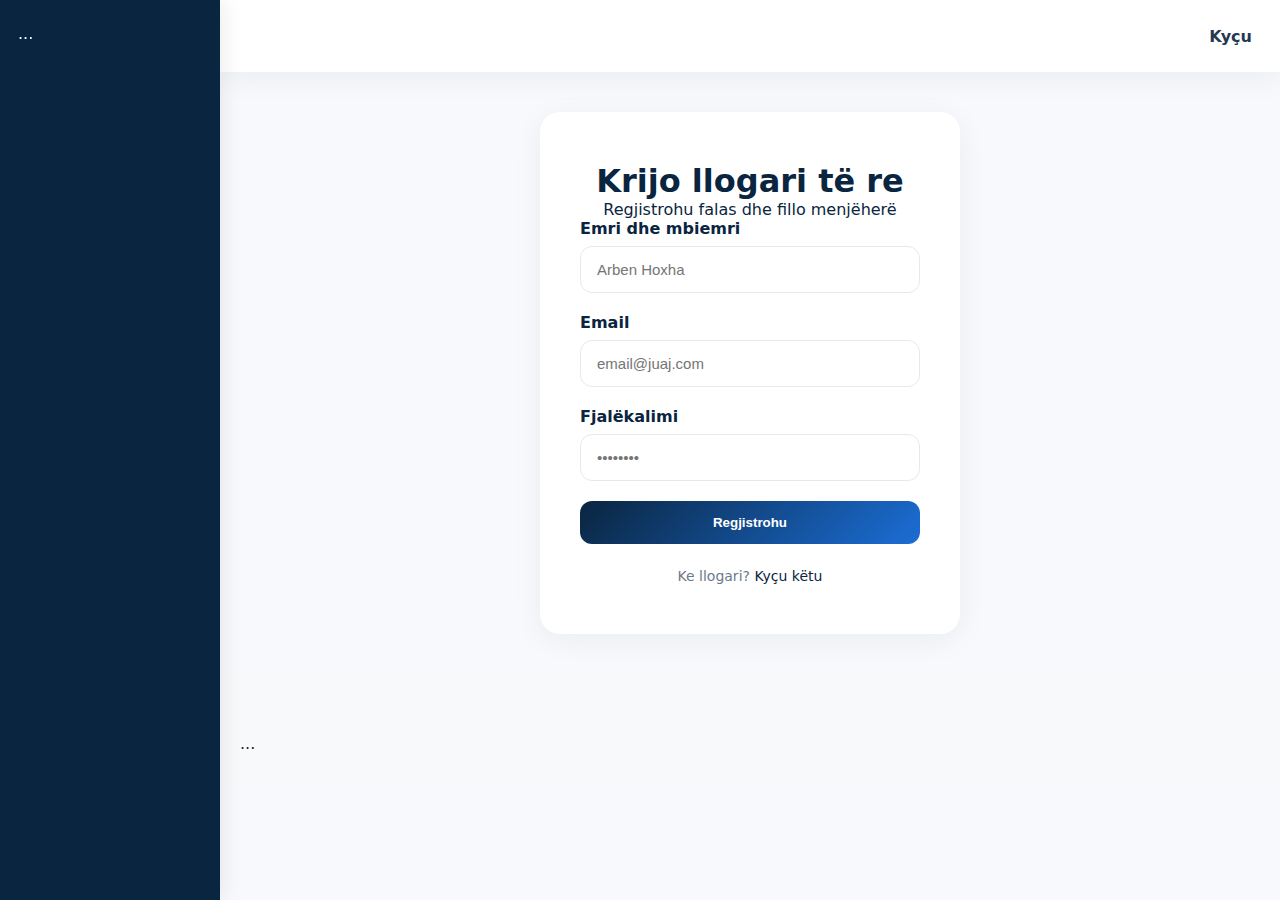
<file: static/register.html>
<!DOCTYPE html>
<html lang="sq">
<head>
    <meta charset="UTF-8" />
    <meta name="viewport" content="width=device-width, initial-scale=1.0"/>
    <title>Regjistrim | Gazeta Generator</title>
    <link rel="stylesheet" href="style.css" />
    <style>
        .login-container{margin-left:220px;min-height:calc(100vh-160px);display:flex;align-items:center;justify-content:center;padding:40px 20px;transition:margin-left .28s ease}
        .login-card{background:var(--card);padding:50px 40px;border-radius:20px;box-shadow:var(--soft-shadow);max-width:420px;width:100%;text-align:center}
        .form-group{margin-bottom:20px;text-align:left}
        .form-group label{display:block;margin-bottom:8px;font-weight:600}
        .form-group input{width:100%;padding:14px 16px;border-radius:12px;border:1px solid rgba(10,37,64,0.1);background:transparent;font-size:15px}
        .form-group input:focus{outline:none;border-color:var(--accent);box-shadow:0 0 0 3px rgba(10,37,64,0.08)}
        .btn-primary{width:100%;padding:14px;border:none;border-radius:12px;background:linear-gradient(135deg,var(--accent),#1B6ED6);color:white;font-weight:700;cursor:pointer;transition:all .2s}
        .btn-primary:hover{transform:translateY(-2px);box-shadow:0 10px 25px rgba(10,37,64,0.15)}
        .login-footer{margin-top:24px;font-size:14px;color:var(--muted)}
        .login-footer a{color:var(--accent);text-decoration:none}
        .login-footer a:hover{text-decoration:underline}
        @media (max-width:980px){.login-container{margin-left:0}}
    </style>
</head>
<body>

<aside class="sidebar" id="sidebar"> <!-- e njëjta si në login.html --> ... </aside>

<header class="topbar">
    <div class="topbar-left">
        <button id="sidebarOpen" class="hamburger">Menu</button>
        <div class="brand-mobile">Gazeta <span>Generator</span></div>
    </div>
    <a href="login.html" class="top-link">Kyçu</a>
</header>

<main class="login-container">
    <div class="login-card">
        <h1>Krijo llogari të re</h1>
        <p>Regjistrohu falas dhe fillo menjëherë</p>
        <form id="registerForm">
            <div class="form-group">
                <label for="name">Emri dhe mbiemri</label>
                <input type="text" id="name" required placeholder="Arben Hoxha">
            </div>
            <div class="form-group">
                <label for="reg_email">Email</label>
                <input type="email" id="reg_email" required placeholder="email@juaj.com">
            </div>
            <div class="form-group">
                <label for="reg_password">Fjalëkalimi</label>
                <input type="password" id="reg_password" required minlength="6" placeholder="••••••••">
            </div>
            <button type="submit" class="btn-primary">Regjistrohu</button>
        </form>
        <div class="login-footer">
            Ke llogari? <a href="login.html">Kyçu këtu</a>
        </div>
    </div>
</main>

<footer id="contactSection" class="site-footer"> <!-- e njëjta si më sipër --> ... </footer>

<script src="script.js"></script>
<script>
    document.getElementById('registerForm').addEventListener('submit', function(e) {
        e.preventDefault();
        const name = document.getElementById('name').value.trim();
        const email = document.getElementById('reg_email').value.trim();
        localStorage.setItem('is_logged_in', 'true');
        localStorage.setItem('user_name', name);
        localStorage.setItem('user_email', email);
        window.location.href = 'index.html';
    });
</script>
</body>
</html>
</file>
<file: static/style.css>
:root{
    --bg: #F7F9FC;
    --text: #0A2540;
    --muted: #6B7A8A;
    --card: #FFFFFF;
    --accent: #0A2540;
    --sidebar-bg: #0A2540;
    --glass: rgba(255,255,255,0.6);
    --soft-shadow: 0 6px 30px rgba(10,37,64,0.06);

    --radius-md: 14px;
    --footer-bg: #f8f9fa;
    --footer-text: #212529;
    --footer-border: #dee2e6;
}

*{box-sizing:border-box;margin:0;padding:0}
html,body{height:100%}
body{
    font-family: "Segoe UI", Roboto, system-ui, -apple-system, "Helvetica Neue", Arial;
    background:var(--bg);
    color:var(--text);
    transition:background .25s ease,color .25s ease;
    -webkit-font-smoothing:antialiased;
    -moz-osx-font-smoothing:grayscale;
}

/* DARK THEME */
.dark-mode{
    --bg: #071021;
    --text: #E6EEF8;
    --muted: #A9B9CC;
    --card: #0F1724;
    --accent: #59A6FF;
    --sidebar-bg: #071428;
    --glass: rgba(255,255,255,0.04);
    --soft-shadow: 0 6px 30px rgba(0,0,0,0.6);
    --footer-bg: #0F1724;
    --footer-text: #E6EEF8;
    --footer-border: #1e293b;
}

/* LAYOUT */
.sidebar{
    position:fixed;
    inset:0 auto 0 0;
    width:220px;
    max-width:64%;
    padding:24px 18px;
    background:var(--sidebar-bg);
    color: #fff;
    height:100vh;
    display:flex;
    flex-direction:column;
    justify-content:space-between;
    gap:10px;
    transition:transform .28s cubic-bezier(.2,.9,.2,1),width .2s;
    box-shadow:3px 0 20px rgba(5,10,15,0.08);
    z-index:30;
}

/* collapsed state (mobile) */
.sidebar.hidden{
    transform:translateX(-112%);
}

/* brand */
.brand{
    font-size:18px;
    letter-spacing:0.2px;
    color:#fff;
    font-weight:600;
    display:flex;
    align-items:center;
    gap:8px;
}
.brand .brand-strong{font-weight:700}

/* sidebar top controls */
.sidebar-top{display:flex;align-items:center;gap:8px}
.sidebar-close{background:transparent;border:none;color:inherit;padding:6px;border-radius:8px;display:none}
.sidebar .sidebar-nav{margin-top:12px;display:flex;flex-direction:column;gap:6px}
.nav-item{
    display:flex;
    align-items:center;
    gap:12px;
    padding:10px 12px;
    border-radius:12px;
    color:rgba(255,255,255,0.92);
    text-decoration:none;
    font-weight:600;
    font-size:15px;
    background:transparent;
    border:none;
    cursor:pointer;
}
.nav-item .icon{display:inline-flex;align-items:center;justify-content:center}
.nav-item .label{white-space:nowrap;max-width:120px;overflow:hidden;text-overflow:ellipsis}
.nav-item:hover, .nav-item:focus{background:rgba(255,255,255,0.05);outline:none}
.nav-item.active{background:linear-gradient(90deg, rgba(255,255,255,0.06), rgba(255,255,255,0.02));box-shadow:inset 0 0 0 1px rgba(255,255,255,0.02)}

/* bottom actions */
.sidebar-bottom{display:flex;gap:8px;align-items:center;justify-content:space-between}
.action-btn{background:transparent;border:none;color:inherit;padding:8px 10px;border-radius:10px;cursor:pointer;font-weight:600;display:flex;align-items:center;gap:8px}
.action-btn:hover{background:rgba(255,255,255,0.04)}

/* TOPBAR */
.topbar{
    position:sticky;
    top:0;
    height:72px;
    display:flex;
    align-items:center;
    justify-content:space-between;
    padding:0 28px;
    background:var(--card);
    margin-left:220px;
    z-index:20;
    box-shadow:var(--soft-shadow);
    transition:margin-left .28s ease, background .25s ease;
}
.topbar-left{display:flex;align-items:center;gap:12px}
.hamburger{display:none;background:transparent;border:none;padding:6px;border-radius:8px;cursor:pointer}
.brand-mobile{display:none;font-weight:700}

/* top nav links */
.topbar-nav{display:flex;gap:20px;align-items:center}
.top-link{color:var(--text);text-decoration:none;font-weight:600;opacity:.9}
.top-link:hover{color:var(--accent)}

/* actions */
.topbar-actions{display:flex;align-items:center;gap:8px}
.icon-btn{background:transparent;border:none;padding:8px;border-radius:10px;cursor:pointer}
.profile-btn{background:transparent;border:none;padding:6px;border-radius:8px;display:flex;align-items:center;gap:8px;cursor:pointer}
.profile-btn img{width:28px;height:28px;border-radius:8px;object-fit:cover}

/* MAIN + RESULT */
.main{
    display:grid;
    grid-template-columns: 1fr 420px;
    gap:28px;
    padding:28px;
    margin-top:8px;
    margin-left:220px;
    transition:margin-left .28s ease;
    align-items:start;
}

/* form */
.form-section{
    background:var(--card);
    padding:26px;
    border-radius:var(--radius-md);
    box-shadow:var(--soft-shadow);
}
.form-section h3{margin-bottom:14px}
.form-section label{display:block;margin-top:12px;margin-bottom:8px;color:var(--muted);font-weight:600}
.form-section input{
    width:100%;
    padding:12px 14px;
    border-radius:10px;
    border:1px solid rgba(10,37,64,0.06);
    background:transparent;
    color:var(--text);
    font-size:15px;
}
.primary-btn{
    margin-top:14px;
    width:100%;
    padding:12px;
    border-radius:12px;
    border:none;
    font-weight:700;
    background:linear-gradient(135deg,var(--accent), #1B6ED6);
    color:white;
    cursor:pointer;
    transition:transform .15s ease, box-shadow .15s ease;
    box-shadow: 0 6px 18px rgba(11,38,64,0.08);
}
.primary-btn:hover{transform:translateY(-3px)}

/* result section */
.result-section{
    background:transparent;
    display:flex;
    flex-direction:column;
    gap:10px;
}
.loader{
    width:56px;height:56px;border-radius:50%;
    border:6px solid rgba(10,37,64,0.06);
    border-top:6px solid var(--accent);
    margin:8px 0;
    display:none;
    animation:spin 1s linear infinite;
}
@keyframes spin{to{transform:rotate(360deg)}}

.result-box{
    background:var(--card);
    border-radius:16px;
    border:1px solid rgba(10,37,64,0.04);
    min-height:320px;
    display:flex;
    align-items:center;
    justify-content:center;
    overflow:hidden;
    box-shadow:var(--soft-shadow);
    position:relative;
}
.result-box img{max-width:100%;max-height:100%;object-fit:contain;display:none;transition:opacity .6s ease}
.result-box img.show{display:block;opacity:1}
.placeholder{font-weight:800;color:var(--muted);font-size:28px}

/* download */
.download-btn{
    margin-top:8px;padding:12px;border-radius:12px;border:none;background:var(--accent);color:white;font-weight:700;cursor:pointer;
}

/* HISTORY (sidebar right) */
.history{
    margin-left:220px;
    padding:20px 28px;
}
.history h4{margin-bottom:12px}
.history-list{display:flex;gap:12px;flex-wrap:wrap}
.history-list img{width:100px;height:80px;border-radius:10px;object-fit:cover;border:1px solid rgba(10,37,64,0.06);cursor:pointer}

/* ====================== FOOTER I RI PROFESIONAL ====================== */
.site-footer {
    background: var(--footer-bg);
    color: var(--footer-text);
    padding: 60px 20px 30px;
    margin-left: 220px;
    transition: margin-left .28s ease, background .25s ease;
}

.site-footer .container {
    max-width: 1240px;
    margin: 0 auto;
    padding: 0 20px;
}

.footer-grid {
    display: grid;
    grid-template-columns: repeat(auto-fit, minmax(220px, 1fr));
    gap: 40px;
}

.footer-col h4,
.footer-col h5 {
    font-size: 17px;
    font-weight: 700;
    margin-bottom: 16px;
    color: var(--accent);
}

.dark-mode .footer-col h4,
.dark-mode .footer-col h5 {
    color: #59A6FF;
}

.footer-col p,
.footer-col a,
.footer-links li {
    font-size: 14.5px;
    line-height: 1.7;
    color: inherit;
    text-decoration: none;
    opacity: 0.88;
    transition: opacity .2s ease;
}

.footer-col a:hover,
.footer-links a:hover {
    opacity: 1;
    text-decoration: underline;
}

.footer-links {
    list-style: none;
}

.footer-links li {
    margin-bottom: 8px;
}

.social-links {
    display: flex;
    gap: 14px;
    margin-top: 16px;
}

.social-icon {
    display: inline-flex;
    align-items: center;
    justify-content: center;
    width: 36px;
    height: 36px;
    background: rgba(255,255,255,0.08);
    color: var(--footer-text);
    border-radius: 10px;
    font-weight: 600;
    font-size: 13px;
    text-decoration: none;
    transition: all .25s ease;
}

.dark-mode .social-icon {
    background: rgba(255,255,255,0.06);
}

.social-icon:hover {
    background: var(--accent);
    color: white;
    transform: translateY(-3px);
}

.footer-bottom {
    margin-top: 50px;
    padding-top: 24px;
    border-top: 1px solid var(--footer-border);
    font-size: 13.5px;
    opacity: 0.8;
    text-align: center;
}

/* Sidebar hidden – footer full width */
.sidebar.hidden ~ .topbar,
.sidebar.hidden ~ .main,
.sidebar.hidden ~ .history,
.sidebar.hidden ~ .site-footer {
    margin-left: 0 !important;
}

/* ========== SEARCH RESULTS – SCREENSHOT CARDS ========== */
.search-results {
    margin-top: 24px;
    display: flex;
    flex-direction: column;
    gap: 24px;
}

.screenshot-card {
    background: var(--card);
    border-radius: 16px;
    padding: 20px;
    box-shadow: var(--soft-shadow);
}

.screenshot-title {
    font-size: 14px;
    color: var(--muted);
    margin-bottom: 12px;
    word-break: break-all;
}

.screenshot-wrapper {
    position: relative;
    line-height: 0;
}

.screenshot-wrapper img {
    width: 100%;
    height: auto;
    border-radius: 10px;
}

/* kutitë e kuqe përkatëse */
.ocr-box {
    position: absolute;
    border: 2px solid rgba(255, 0, 0, 0.75);
    background: rgba(255, 0, 0, 0.12);
    pointer-events: none;
}


/* Mobile */
@media (max-width: 980px) {
    .site-footer {
        margin-left: 0 !important;
        padding: 50px 18px 30px;
    }
    
    .footer-grid {
        grid-template-columns: 1fr;
        gap: 32px;
    }
    
    .footer-bottom {
        text-align: center;
    }
}

/* MODAL */
.modal{
    position:fixed;inset:0;display:flex;align-items:center;justify-content:center;background:rgba(2,6,23,0.5);
    opacity:0;pointer-events:none;transition:opacity .2s ease;
}
.modal[aria-hidden="false"]{opacity:1;pointer-events:auto}
.modal-content{background:var(--card);padding:20px;border-radius:12px;width:320px;box-shadow:var(--soft-shadow)}

/* small screens */
@media (max-width:980px){
    .sidebar{transform:translateX(-112%);position:fixed}
    .sidebar.hidden{transform:translateX(0)}
    .sidebar-close{display:inline-block}
    .topbar{margin-left:0;padding:0 12px}
    .brand-mobile{display:block;font-weight:700}
    .hamburger{display:inline-block}
    .topbar-nav{display:none}
    .main{grid-template-columns:1fr;gap:18px;margin-left:0;padding:18px}
    .history{margin-left:0;padding:18px}
}

/* accessibility helpers */
.sr-only{position:absolute;width:1px;height:1px;padding:0;margin:-1px;overflow:hidden;clip:rect(0,0,0,0);white-space:nowrap;border:0}

.theme-icon{
    transition: transform 0.3s ease;
}
/* GRADIENT TEXT – 100 % pa error, pa warning */
.gradient-text {
    background: linear-gradient(90deg, var(--accent), #1B6ED6);
    -webkit-background-clip: text;
    background-clip: text;
    -webkit-text-fill-color: transparent;
    color: transparent;               /* ky rresht zëvendëson text-fill-color */
    font-weight: 800;
}

/* Dark mode – gradient më i ndritshëm */
.dark-mode .gradient-text {
    background: linear-gradient(90deg, #59A6FF, #a8e6ff);
}
/* RREGULLIM PËR FOTON E MADHE NË ABOUT */
.about-image img {
    width: 100%;
    height: 480px;              /* lartësi fikse që të mos dalë jashtë */
    object-fit: cover;          /* pret bukur skajet pa u shtrembëruar */
    object-position: center;    /* fokusohet në qendër të fotos */
    border-radius: 20px;
    box-shadow: var(--soft-shadow);
}

/* Në celular e zvogëlojmë edhe më shumë që të mos zërë gjithë ekranin */
@media (max-width: 980px) {
    .about-image img {
        height: 340px;
        border-radius: 16px;
    }
}
/* GRADIENT TEXT – PA WARNING */
.gradient-text {
    background: linear-gradient(90deg, var(--accent), #1B6ED6);
    -webkit-background-clip: text;
    background-clip: text;
    -webkit-text-fill-color: transparent;
    color: transparent;
    font-weight: 800;
}
.dark-mode .gradient-text { background: linear-gradient(90deg, #59A6FF, #a8e6ff); }

/* ABOUT PAGE – ELEGANTE PA FOTO TË PRISHUR */
.about-page-container { margin-left: 220px; transition: margin-left .28s ease; }
.about-hero-section { padding: 120px 0 80px; text-align: center; }
.about-hero-section h1 { font-size: 52px; margin-bottom: 20px; }
.hero-subtitle { font-size: 20px; color: var(--muted); max-width: 800px; margin: 0 auto; line-height: 1.7; }

.mission-section { padding: 100px 0; }
.mission-card { max-width: 960px; margin: 0 auto; text-align: center; padding: 70px 50px; background: var(--card); border-radius: 32px; box-shadow: var(--soft-shadow); }
.mission-icon { width: 110px; height: 110px; background: var(--accent); color: white; border-radius: 50%; display: flex; align-items: center; justify-content: center; margin: 0 auto 36px; box-shadow: 0 20px 40px rgba(10,37,64,0.2); }
.mission-card h2 { font-size: 38px; margin-bottom: 28px; }
.mission-card p { font-size: 18px; line-height: 1.8; max-width: 800px; margin: 0 auto 20px; opacity: 0.95; }

.team-section { padding: 100px 0; background: var(--card); }
.team-section h2 { text-align: center; font-size: 40px; margin-bottom: 60px; }
.team-grid { display: grid; grid-template-columns: repeat(auto-fit, minmax(260px, 1fr)); gap: 36px; max-width: 1200px; margin: 0 auto; padding: 0 20px; }
.team-card { background: var(--card); padding: 36px 24px; border-radius: 24px; text-align: center; box-shadow: var(--soft-shadow); transition: all .35s ease; }
.team-card:hover { transform: translateY(-16px); box-shadow: 0 25px 50px rgba(10,37,64,0.18); }
.team-card img { width: 140px; height: 140px; border-radius: 50%; object-fit: cover; margin-bottom: 24px; border: 5px solid var(--accent); }
.team-card h3 { font-size: 21px; margin-bottom: 8px; }
.team-card p { color: var(--muted); font-size: 15.5px; }

/* Mobile */
@media (max-width: 980px) {
    .about-page-container, .site-footer { margin-left: 0 !important; }
    .about-hero-section h1 { font-size: 42px; }
    .mission-card { padding: 50px 30px; border-radius: 24px; }
    .team-section h2 { font-size: 34px; }
}
/* Zëvendësimi i topbar-actions me admin panel */
.topbar-admin {
    display: flex;
    align-items: center;
    gap: 10px;
    padding: 8px 14px;
    background: rgba(10, 37, 64, 0.05);
    border-radius: 12px;
    font-weight: 600;
    font-size: 14.5px;
    color: var(--text);
    cursor: pointer;
    transition: all 0.25s ease;
    user-select: none;
}

.topbar-admin:hover {
    background: rgba(10, 37, 64, 0.1);
    transform: translateY(-1px);
}

.dark-mode .topbar-admin {
    background: rgba(255, 255, 255, 0.08);
}

.dark-mode .topbar-admin:hover {
    background: rgba(255, 255, 255, 0.14);
}

.admin-avatar {
    width: 32px;
    height: 32px;
    border-radius: 50%;
    object-fit: cover;
    border: 2px solid var(--accent);
}

.admin-name {
    opacity: 0.95;
}

.dropdown-arrow {
    opacity: 0.6;
    transition: transform 0.25s ease;
}

.topbar-admin:hover .dropdown-arrow {
    transform: translateY(2px);
}

/* Nëse do ta bësh dropdown më vonë (p.sh. Logout, Profile etj) */
.topbar-admin[aria-expanded="true"] .dropdown-arrow {
    transform: rotate(180deg);
}
/* HISTORY HEADER + BUTONI I RI */
.history-header {
    display: flex;
    justify-content: space-between;
    align-items: center;
    margin-bottom: 16px;
    flex-wrap: wrap;
    gap: 12px;
}

.clear-history-btn {
    display: flex;
    align-items: center;
    gap: 8px;
    padding: 8px 14px;
    background: rgba(220, 38, 38, 0.1);
    color: #dc2626;
    border: 1px solid rgba(220, 38, 38, 0.2);
    border-radius: 12px;
    font-size: 13.5px;
    font-weight: 600;
    cursor: pointer;
    transition: all 0.2s ease;
}

.clear-history-btn:hover {
    background: #dc2626;
    color: white;
    transform: translateY(-1px);
}

.clear-history-btn svg {
    transition: transform 0.2s ease;
}

.clear-history-btn:hover svg {
    transform: scale(1.1);
}

/* Dark Mode për butonin */
.dark-mode .clear-history-btn {
    background: rgba(239, 68, 68, 0.15);
    border-color: rgba(239, 68, 68, 0.3);
    color: #fca5a5;
}

.dark-mode .clear-history-btn:hover {
    background: #ef4444;
    color: white;
}

/* Mobile – butoni shkon poshtë nëse nuk ka vend */
@media (max-width: 480px) {
    .history-header {
        flex-direction: column;
        align-items: stretch;
    }
    .clear-history-btn {
        justify-content: center;
    }
}
</file>
